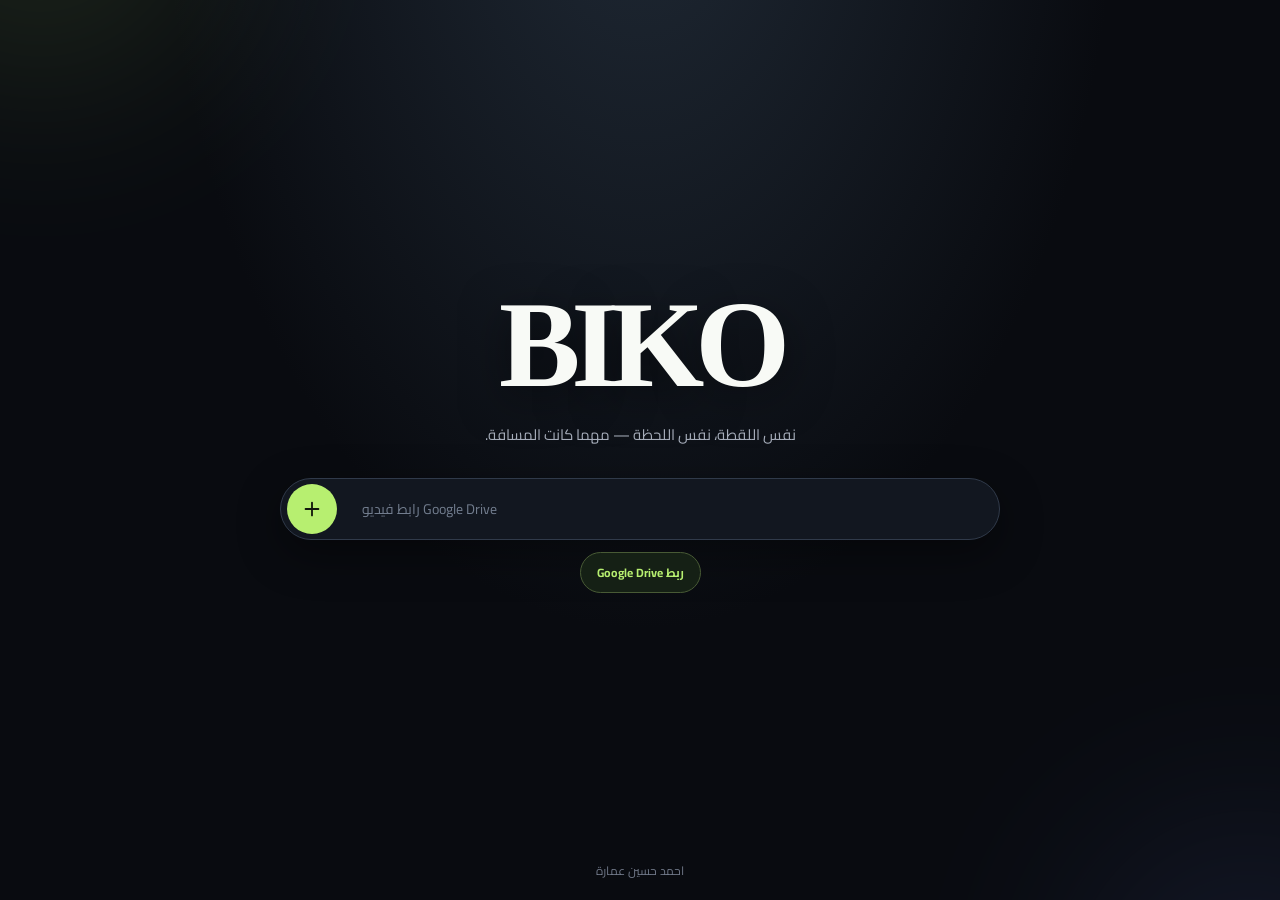
<file: index.html>
<!doctype html>
<html lang="ar" dir="rtl">
<head>
  <meta charset="UTF-8">
  <meta name="viewport" content="width=device-width, initial-scale=1, viewport-fit=cover">
  <meta name="theme-color" content="#090b10">
  <meta name="description" content="BIKO — نفس اللقطة، نفس اللحظة — مهما كانت المسافة.">
  <title>BIKO — Watch together</title>
  <link rel="preconnect" href="https://fonts.googleapis.com">
  <link rel="preconnect" href="https://fonts.gstatic.com" crossorigin>
  <link href="https://fonts.googleapis.com/css2?family=Cairo:wght@400;500;600;700;800;900&display=swap" rel="stylesheet">
  <link rel="stylesheet" href="/styles.css">
</head>
<body>
  <main id="home" class="home-page">
    <div class="home-glow home-glow-a"></div>
    <div class="home-glow home-glow-b"></div>
    <div class="home-content">
      <a class="brand brand-home" href="/" aria-label="BIKO home">BIKO</a>
      <p class="tagline">نفس اللقطة، نفس اللحظة — مهما كانت المسافة.</p>

      <form id="create-form" class="url-form">
        <label class="sr-only" for="drive-url">رابط فيديو Google Drive</label>
        <input id="drive-url" type="url" inputmode="url" autocomplete="url"
          placeholder="رابط فيديو Google Drive" required>
        <button id="create-btn" class="create-button" type="submit" aria-label="إنشاء غرفة مشاهدة" title="إنشاء غرفة">
          <svg viewBox="0 0 24 24" aria-hidden="true"><path d="M12 5v14M5 12h14"/></svg>
        </button>
      </form>
      <div class="drive-connect-row">
        <button id="drive-action" class="drive-connect-button" type="button">ربط Google Drive</button>
        <span id="drive-account-status" class="drive-account-status"></span>
      </div>
      <p id="home-error" class="form-error" role="alert"></p>
    </div>
    <footer class="home-footer">احمد حسين عمارة</footer>
  </main>

  <main id="room-page" class="room-page" hidden>
    <header class="room-header">
      <a class="brand brand-small" href="/" aria-label="BIKO home">BIKO</a>
      <div class="room-header-right">
        <div class="room-status-group" aria-label="حالة الغرفة">
          <span id="role-pill" class="role-pill">مشاهد</span>
          <span class="connection-pill"><i id="connection-dot" class="connection-dot"></i><span id="connection-label">جارٍ الاتصال</span></span>
          <span class="members-pill">
            <svg viewBox="0 0 24 24" aria-hidden="true"><path d="M16 21v-2a4 4 0 0 0-4-4H6a4 4 0 0 0-4 4v2M9 11a4 4 0 1 0 0-8 4 4 0 0 0 0 8ZM20 8v6M23 11h-6"/></svg>
            <span id="member-count">1</span><span class="members-label">أعضاء</span>
          </span>
        </div>
        <button id="copy-invite" class="secondary-button copy-invite-button" type="button">
          <svg viewBox="0 0 24 24" aria-hidden="true"><rect x="8" y="8" width="13" height="13" rx="2"/><path d="M16 8V5a2 2 0 0 0-2-2H5a2 2 0 0 0-2 2v9a2 2 0 0 0 2 2h3"/></svg>
          <span>نسخ الدعوة</span>
        </button>
      </div>
    </header>

    <section class="watch-area">
      <div class="player-heading">
        <div class="room-title-wrap">
          <h1 id="room-title">غرفة مشاهدة</h1>
        </div>

      </div>

      <div id="player-stage" class="player-stage">
        <video id="drive-video" playsinline preload="metadata" crossorigin="anonymous"></video>

        <button id="drive-start" class="drive-start" type="button" hidden>اضغط لبدء المشاهدة</button>

        <div id="video-controls" class="video-controls">
          <div class="video-center-controls">
            <button class="player-icon-button skip-button" type="button" data-action="seek-back" aria-label="رجوع 10 ثوان" title="رجوع 10 ثوان">
              <svg viewBox="0 0 24 24" aria-hidden="true"><path d="M18 5v14M5 6l10 6-10 6z"/></svg>
            </button>
            <button id="player-play-button" class="player-icon-button player-main-button" type="button" data-action="toggle" aria-label="تشغيل" title="تشغيل">
              <svg class="play-shape" viewBox="0 0 24 24" aria-hidden="true"><path d="M7 4.8c0-1 1.1-1.6 2-1l11 6.7a1.8 1.8 0 0 1 0 3L9 20.2c-.9.6-2 .0-2-1V4.8Z"/></svg>
              <svg class="pause-shape" viewBox="0 0 24 24" aria-hidden="true"><path d="M7 4h3.5v16H7zM13.5 4H17v16h-3.5z"/></svg>
            </button>
            <button class="player-icon-button skip-button" type="button" data-action="seek-forward" aria-label="تقديم 10 ثوان" title="تقديم 10 ثوان">
              <svg viewBox="0 0 24 24" aria-hidden="true"><path d="M6 5v14M19 6 9 12l10 6z"/></svg>
            </button>
          </div>

          <div class="video-bottom-controls">
            <div class="video-toolbar">
              <button id="player-bottom-play" class="toolbar-icon-button bottom-play-button" type="button" data-action="toggle" aria-label="تشغيل" title="تشغيل">
                <svg class="play-shape" viewBox="0 0 24 24" aria-hidden="true"><path d="M7 4.8c0-1 1.1-1.6 2-1l11 6.7a1.8 1.8 0 0 1 0 3L9 20.2c-.9.6-2 .0-2-1V4.8Z"/></svg>
                <svg class="pause-shape" viewBox="0 0 24 24" aria-hidden="true"><path d="M7 4h3.5v16H7zM13.5 4H17v16h-3.5z"/></svg>
              </button>

              <input id="video-seek" class="video-seek" type="range" min="0" max="1000" step="1" value="0" aria-label="موضع الفيديو">

              <button id="video-time-display" class="video-time-display" type="button" aria-label="تبديل الوقت الحالي والمتبقي" title="اضغط لعرض الوقت المتبقي">
                <span id="video-current-time">0:00</span><span class="time-divider">/</span><span id="video-duration">0:00</span>
              </button>

              <div class="video-volume-group">
                <button id="player-mute-button" class="toolbar-icon-button" type="button" aria-label="إظهار مستوى الصوت" title="مستوى الصوت" aria-expanded="false" aria-controls="volume-popover">
                  <svg class="volume-on" viewBox="0 0 24 24" aria-hidden="true"><path d="M4 9v6h4l5 4V5L8 9H4Z"/><path d="M16 9a5 5 0 0 1 0 6M18.5 6.5a8.5 8.5 0 0 1 0 11"/></svg>
                  <svg class="volume-off" viewBox="0 0 24 24" aria-hidden="true"><path d="M4 9v6h4l5 4V5L8 9H4Z"/><path d="m17 9 5 6m0-6-5 6"/></svg>
                </button>
                <div id="volume-popover" class="volume-popover" hidden>
                  <span id="volume-value" class="volume-value">100%</span>
                  <input id="player-volume" class="player-volume" type="range" min="0" max="1" step="0.01" value="1" aria-label="مستوى الصوت" orient="vertical">
                </div>
              </div>

              <button id="fullscreen-button" class="toolbar-icon-button fullscreen-control" type="button" aria-label="ملء الشاشة" title="ملء الشاشة">
                <svg viewBox="0 0 24 24" aria-hidden="true"><path d="M8 3H5a2 2 0 0 0-2 2v3m13-5h3a2 2 0 0 1 2 2v3M3 16v3a2 2 0 0 0 2 2h3m13-5v3a2 2 0 0 1-2 2h-3"/></svg>
              </button>
            </div>
          </div>
        </div>

        <div id="player-error" class="player-error" hidden></div>
      </div>
    </section>
    <div id="room-toast" class="toast" role="status" aria-live="polite"></div>
  </main>

  <script type="module" src="/app.js"></script>
</body>
</html>
</file>
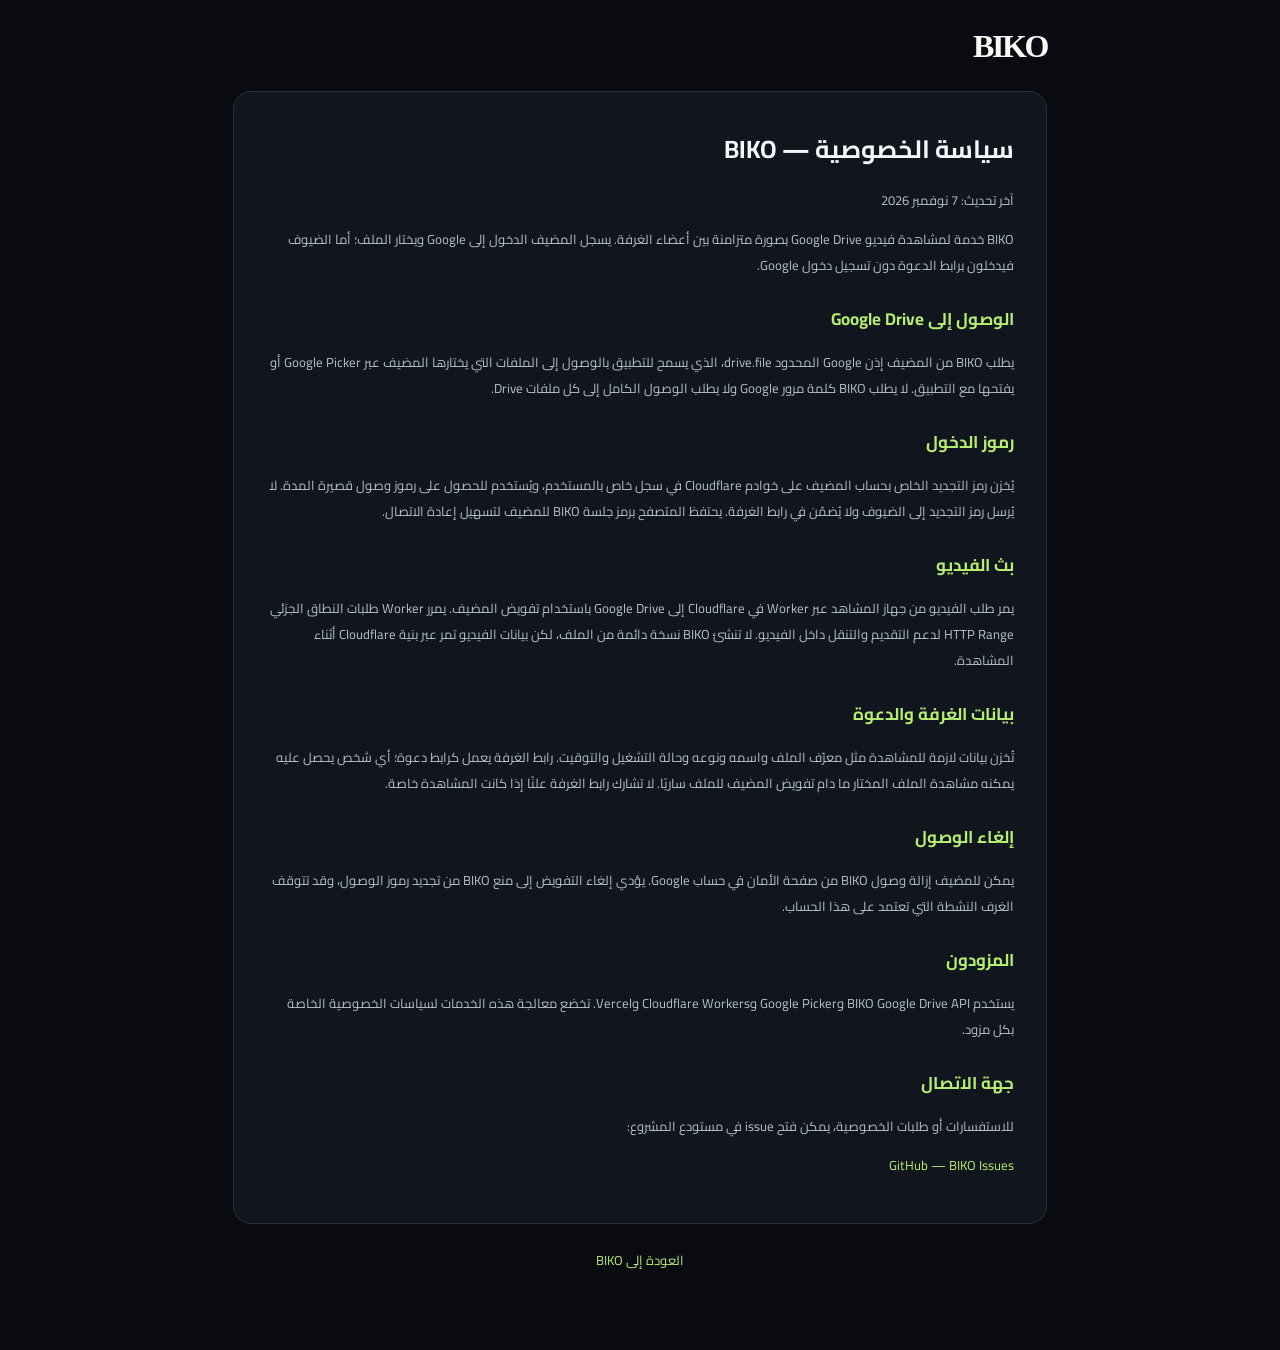
<file: privacy.html>
<!doctype html>
<html lang="ar" dir="rtl">
<head>
<meta charset="UTF-8">
<meta name="viewport" content="width=device-width, initial-scale=1">
<meta name="theme-color" content="#090b10">
<title>سياسة الخصوصية — BIKO</title>
<link rel="preconnect" href="https://fonts.googleapis.com">
<link rel="preconnect" href="https://fonts.gstatic.com" crossorigin>
<link href="https://fonts.googleapis.com/css2?family=Cairo:wght@400;500;600;700;800&display=swap" rel="stylesheet">
<link rel="stylesheet" href="/styles.css">
<style>
.privacy-page{max-width:850px;margin:0 auto;padding:30px 18px 60px}
.privacy-card{margin-top:25px;padding:clamp(18px,4vw,32px);border:1px solid #293140;border-radius:18px;background:#11151d;line-height:2}
.privacy-card h1{font-size:25px;margin:0 0 10px}
.privacy-card h2{font-size:17px;margin:24px 0 5px;color:#b7ef70}
.privacy-card p,.privacy-card li{color:#b7c0cc;font-size:13px}
.privacy-back{color:#b7ef70;font-size:13px}
</style>
</head>
<body>
<main class="privacy-page">
<a href="/" class="brand brand-small">BIKO</a>
<article class="privacy-card">
<h1>سياسة الخصوصية — BIKO</h1>
<p>آخر تحديث: 7 نوفمبر 2026</p>
<p>BIKO خدمة لمشاهدة فيديو Google Drive بصورة متزامنة بين أعضاء الغرفة. يسجل المضيف الدخول إلى Google ويختار الملف؛ أما الضيوف فيدخلون برابط الدعوة دون تسجيل دخول Google.</p>

<h2>الوصول إلى Google Drive</h2>
<p>يطلب BIKO من المضيف إذن Google المحدود <bdi>drive.file</bdi>، الذي يسمح للتطبيق بالوصول إلى الملفات التي يختارها المضيف عبر Google Picker أو يفتحها مع التطبيق. لا يطلب BIKO كلمة مرور Google ولا يطلب الوصول الكامل إلى كل ملفات Drive.</p>

<h2>رموز الدخول</h2>
<p>يُخزن رمز التجديد الخاص بحساب المضيف على خوادم Cloudflare في سجل خاص بالمستخدم، ويُستخدم للحصول على رموز وصول قصيرة المدة. لا يُرسل رمز التجديد إلى الضيوف ولا يُضمّن في رابط الغرفة. يحتفظ المتصفح برمز جلسة BIKO للمضيف لتسهيل إعادة الاتصال.</p>

<h2>بث الفيديو</h2>
<p>يمر طلب الفيديو من جهاز المشاهد عبر Worker في Cloudflare إلى Google Drive باستخدام تفويض المضيف. يمرر Worker طلبات النطاق الجزئي <bdi>HTTP Range</bdi> لدعم التقديم والتنقل داخل الفيديو. لا تنشئ BIKO نسخة دائمة من الملف، لكن بيانات الفيديو تمر عبر بنية Cloudflare أثناء المشاهدة.</p>

<h2>بيانات الغرفة والدعوة</h2>
<p>تُخزن بيانات لازمة للمشاهدة مثل معرّف الملف واسمه ونوعه وحالة التشغيل والتوقيت. رابط الغرفة يعمل كرابط دعوة؛ أي شخص يحصل عليه يمكنه مشاهدة الملف المختار ما دام تفويض المضيف للملف ساريًا. لا تشارك رابط الغرفة علنًا إذا كانت المشاهدة خاصة.</p>

<h2>إلغاء الوصول</h2>
<p>يمكن للمضيف إزالة وصول BIKO من صفحة الأمان في حساب Google. يؤدي إلغاء التفويض إلى منع BIKO من تجديد رموز الوصول، وقد تتوقف الغرف النشطة التي تعتمد على هذا الحساب.</p>

<h2>المزودون</h2>
<p>يستخدم BIKO Google Drive API وGoogle Picker وCloudflare Workers وVercel. تخضع معالجة هذه الخدمات لسياسات الخصوصية الخاصة بكل مزود.</p>

<h2>جهة الاتصال</h2>
<p>للاستفسارات أو طلبات الخصوصية، يمكن فتح issue في مستودع المشروع:</p>
<p><a class="privacy-back" href="https://github.com/a7med7uss/BIKO/issues">GitHub — BIKO Issues</a></p>
</article>
<p style="text-align:center;margin-top:20px"><a class="privacy-back" href="/">العودة إلى BIKO</a></p>
</main>
</body>
</html>
</file>
<file: styles.css>
:root {
  color-scheme: dark;
  --bg: #090b10;
  --surface: #11151d;
  --surface-2: #171d27;
  --line: #293140;
  --text: #f4f6f8;
  --muted: #969eac;
  --green: #b7ef70;
  --green-dark: #18230e;
  --danger: #ff8c97;
  font-family: "Cairo", system-ui, sans-serif;
}
* { box-sizing: border-box; }
html, body { margin: 0; min-height: 100%; background: var(--bg); color: var(--text); }
body { min-height: 100vh; min-height: 100dvh; }
button, input { font: inherit; }
button { cursor: pointer; }
a { color: inherit; text-decoration: none; }
[hidden] { display: none !important; }
.sr-only { position: absolute; width: 1px; height: 1px; padding: 0; margin: -1px; overflow: hidden; clip: rect(0,0,0,0); white-space: nowrap; border: 0; }

.home-page {
  min-height: 100vh;
  min-height: 100dvh;
  display: flex;
  justify-content: center;
  align-items: center;
  padding: 50px 18px 70px;
  overflow: hidden;
  position: relative;
  isolation: isolate;
  background: radial-gradient(ellipse at 50% -20%, #202a36 0%, transparent 53%), #090b10;
}
.home-glow { position: absolute; z-index: -1; width: 340px; height: 340px; border-radius: 50%; filter: blur(105px); opacity: .12; pointer-events: none; }
.home-glow-a { background: #b7ef70; top: -260px; left: -130px; }
.home-glow-b { background: #667ddd; bottom: -260px; right: -140px; }
.home-content { width: min(100%, 720px); text-align: center; }
.brand { display: inline-block; direction: ltr; font-family: Georgia, serif; font-weight: 900; letter-spacing: -.075em; color: #f8faf6; }
.brand-home { font-size: clamp(78px, 15vw, 122px); line-height: .95; text-shadow: 0 10px 45px #0008; }
.tagline { color: #a6adba; font-size: 15px; line-height: 1.9; margin: 18px 0 28px; }
.url-form { height: 62px; display: flex; align-items: center; gap: 8px; padding: 5px 6px; background: #121720; border: 1px solid #303a4a; border-radius: 999px; box-shadow: 0 14px 44px #0006; transition: border-color .18s, box-shadow .18s; }
.url-form:focus-within { border-color: #789c4a; box-shadow: 0 0 0 3px #b7ef7014, 0 14px 44px #0006; }
.url-form input { width: 100%; min-width: 0; padding: 8px 17px; outline: none; border: 0; background: transparent; color: #f4f6f8; direction: ltr; text-align: left; font-size: 14px; }
.url-form input::placeholder { color: #727d8e; }
.create-button { flex: 0 0 50px; width: 50px; height: 50px; border: 0; border-radius: 50%; display: grid; place-items: center; color: #12170d; background: var(--green); transition: transform .15s, background .15s; }
.create-button:hover { transform: translateY(-1px); background: #d3ff9b; }
.create-button:disabled { opacity: .5; cursor: wait; transform: none; }
.create-button svg { width: 22px; height: 22px; fill: none; stroke: currentColor; stroke-width: 2; stroke-linecap: round; }
.form-error { min-height: 20px; margin: 8px 2px 0; color: var(--danger); font-size: 12px; text-align: right; }
.browse-toggle { display: inline-flex; align-items: center; justify-content: center; gap: 10px; margin-top: 5px; padding: 11px 15px; border: 1px solid #303a4b; border-radius: 999px; background: #141a24; color: #e7eaf0; font-size: 13px; font-weight: 700; transition: border-color .15s, background .15s; }
.browse-toggle:hover, .browse-toggle[aria-expanded="true"] { border-color: #708d4a; background: #192218; }
.browse-icon { width: 20px; height: 20px; display: grid; place-items: center; color: var(--green); }
.browse-icon svg { width: 19px; height: 19px; fill: none; stroke: currentColor; stroke-width: 1.8; stroke-linecap: round; }
.chevron { width: 15px; height: 15px; fill: none; stroke: #aeb6c4; stroke-width: 1.7; transition: transform .2s; }
.browse-toggle[aria-expanded="true"] .chevron { transform: rotate(180deg); }
.browse-panel { margin-top: 17px; padding: 12px; border: 1px solid #293343; border-radius: 18px; background: #111721; text-align: right; box-shadow: 0 20px 65px #0007; }
.browse-toolbar { display: flex; align-items: center; justify-content: space-between; gap: 14px; padding: 3px 3px 11px; }
.browse-toolbar div { display: flex; flex-direction: column; gap: 2px; }
.browse-toolbar strong { font-size: 13px; }
.browse-toolbar span { color: var(--muted); font-size: 11px; }
.open-cinema { flex: 0 0 auto; color: var(--green); font-size: 11px; font-weight: 700; }
.browser-frame-wrap { height: min(68vh, 650px); min-height: 360px; overflow: hidden; border: 1px solid #303949; border-radius: 12px; background: #080a0f; }
.browser-frame-wrap iframe { width: 100%; height: 100%; display: block; border: 0; background: #080a0f; }
.browse-help { margin: 10px 3px 0; color: #aab2c0; font-size: 11px; line-height: 1.9; }
.browse-help bdi { color: var(--green); direction: ltr; unicode-bidi: isolate; }
.home-note { margin: 20px 0 0; color: #777f8d; font-size: 11px; line-height: 1.9; }
.home-footer { position: absolute; bottom: 18px; left: 15px; right: 15px; color: #717989; font-size: 12px; text-align: center; }

.room-page { min-height: 100vh; min-height: 100dvh; max-width: 1740px; margin: 0 auto; padding: 14px clamp(10px, 2.4vw, 34px) 26px; }
.room-header { min-height: 54px; display: flex; align-items: center; justify-content: space-between; gap: 12px; border-bottom: 1px solid #202837; padding-bottom: 13px; }
.brand-small { font-size: 32px; line-height: 1; }
.room-header-right { display: flex; align-items: center; justify-content: flex-end; flex-wrap: wrap; gap: 8px; }
.role-pill, .connection-pill, .members-pill { display: inline-flex; align-items: center; gap: 7px; padding: 8px 11px; border: 1px solid #2c3544; border-radius: 999px; background: #141a23; color: #c6cdd8; font-size: 11px; white-space: nowrap; }
.role-pill.host { border-color: #526a39; color: var(--green); background: #172015; }
.connection-dot { width: 7px; height: 7px; border-radius: 50%; background: #d0aa55; }
.connection-dot.online { background: #90dd5e; box-shadow: 0 0 10px #90dd5e80; }
.connection-dot.offline { background: #ef717d; box-shadow: 0 0 10px #ef717d80; }
.members-pill span { color: var(--green); font-weight: 800; }
.secondary-button, .home-link { border: 1px solid #30394a; background: #171d28; color: #e7eaf0; padding: 8px 12px; border-radius: 999px; font-size: 11px; }
.secondary-button:hover, .home-link:hover { border-color: #718a4e; }
.home-link { color: #aeb6c4; }
.watch-area { padding-top: 17px; }
.player-heading { display: flex; align-items: center; justify-content: space-between; gap: 12px; margin: 0 0 13px; }
.player-heading h1 { margin: 0; font-size: 17px; font-weight: 700; }
.player-heading p { margin: 2px 0 0; color: var(--muted); font-size: 11px; }
.icon-button { width: 39px; height: 39px; display: grid; place-items: center; border: 1px solid #30394a; border-radius: 12px; color: #e4e8ef; background: #161c26; }
.icon-button:hover { border-color: #718a4e; }
.icon-button svg { width: 19px; height: 19px; fill: none; stroke: currentColor; stroke-width: 1.7; stroke-linecap: round; stroke-linejoin: round; }
.player-stage { position: relative; width: 100%; aspect-ratio: 16/9; max-height: calc(100dvh - 155px); min-height: 260px; overflow: hidden; border: 1px solid #293342; border-radius: 17px; background: #030405; box-shadow: 0 22px 60px #0008; }
.player-stage iframe { display: block; width: 100%; height: 100%; border: 0; background: #030405; }
.player-error { position: absolute; inset: auto 12px 12px; padding: 11px 14px; border: 1px solid #713b43; border-radius: 11px; background: #2b151aee; color: #ffdce0; font-size: 12px; line-height: 1.7; }
.toast { position: fixed; z-index: 50; bottom: 24px; left: 50%; max-width: calc(100vw - 30px); padding: 11px 15px; border: 1px solid #394354; border-radius: 12px; background: #202734; color: #f4f6f8; font-size: 12px; text-align: center; opacity: 0; pointer-events: none; transform: translate(-50%, 12px); transition: opacity .18s, transform .18s; }
.toast.visible { opacity: 1; transform: translate(-50%, 0); }

@media (max-width: 760px) {
  .room-page { padding: 9px 9px 22px; }
  .room-header { align-items: flex-start; }
  .room-header-right { gap: 6px; }
  .role-pill, .connection-pill, .members-pill, .secondary-button, .home-link { padding: 7px 9px; font-size: 10px; }
  .player-stage { min-height: 0; max-height: none; border-radius: 13px; }
  .player-heading h1 { font-size: 15px; }
  .sync-bar { align-items: flex-start; }
}
@media (max-width: 470px) {
  .home-page { padding-inline: 12px; }
  .tagline { font-size: 13px; margin: 13px 0 23px; }
  .url-form { height: 57px; }
  .create-button { flex-basis: 46px; width: 46px; height: 46px; }
  .url-form input { padding-inline: 11px; font-size: 12px; }
  .browse-toolbar { align-items: flex-start; }
  .browse-toolbar span { max-width: 210px; }
  .browser-frame-wrap { min-height: 300px; height: 65vh; }
  .brand-small { font-size: 26px; }
  .room-header { gap: 6px; }
  .room-header-right { max-width: 82%; }
  .player-stage { border-radius: 10px; }
  .player-heading { margin-bottom: 9px; }
  .playback-status { width: 100%; }
}
@media (orientation: landscape) and (max-height: 560px) {
  .room-page { padding-top: 6px; }
  .room-header { padding-bottom: 7px; min-height: 40px; }
  .player-stage { aspect-ratio: 16/9; max-height: calc(100dvh - 115px); }
}
@media (prefers-reduced-motion: reduce) { *, *::before, *::after { transition: none !important; } }
.spinner { width: 18px; height: 18px; border: 2px solid #223019; border-top-color: #10150b; border-radius: 50%; animation: biko-spin .8s linear infinite; }
@keyframes biko-spin { to { transform: rotate(360deg); } }


.browse-open-card { display:flex;align-items:center;gap:13px;padding:18px;border:1px solid #303949;border-radius:14px;background:#0d121a;text-align:right; }
.browse-open-icon { flex:0 0 42px;width:42px;height:42px;display:grid;place-items:center;border-radius:12px;background:#26331c;color:var(--green);font-size:23px;font-weight:800; }
.browse-open-card div:nth-child(2) { flex:1;min-width:0; }
.browse-open-card strong { display:block;font-size:13px; }
.browse-open-card p { margin:4px 0 0;color:#9aa4b3;font-size:11px;line-height:1.8; }
.primary-link { flex:0 0 auto;padding:9px 14px;border-radius:10px;background:var(--green);color:#11180b;font-size:11px;font-weight:800; }
.drive-actions { display:flex;align-items:center;justify-content:center;gap:9px;flex-wrap:wrap;margin-top:15px; }
.drive-button,.drive-settings-button,.save-settings-button { display:inline-flex;align-items:center;justify-content:center;gap:9px;min-height:43px;padding:9px 15px;border:1px solid #4d6039;border-radius:12px;background:#172116;color:var(--green);font-size:12px;font-weight:800; }
.drive-button svg { width:19px;height:19px;fill:none;stroke:currentColor;stroke-width:1.7;stroke-linejoin:round; }
.drive-button:hover,.drive-settings-button:hover { background:#1c2b18; }
.drive-button:disabled { opacity:.55;cursor:wait; }
.drive-settings-button { border-color:#30394a;background:#171d28;color:#c3cbd7;font-weight:600; }
.share-consent { display:flex;align-items:flex-start;justify-content:center;gap:8px;margin:13px auto 0;color:#aab3c1;font-size:11px;line-height:1.8;text-align:right;max-width:590px; }
.share-consent input { margin:5px 0 0;accent-color:var(--green); }
.drive-privacy-note { margin:4px auto 0;color:#777f8d;font-size:10px;line-height:1.7;max-width:590px;text-align:right; }
.drive-settings-panel { margin:15px auto 0;max-width:590px;padding:16px;border:1px solid #303a49;border-radius:15px;background:#111721;text-align:right; }
.settings-heading { display:flex;justify-content:space-between;align-items:center;gap:10px;margin-bottom:12px; }
.settings-heading strong { font-size:13px; }
.settings-heading span { color:var(--muted);font-size:10px; }
.drive-settings-panel>label { display:block;margin:9px 0;color:#cbd2dc;font-size:11px; }
.drive-settings-panel>label input { display:block;width:100%;margin-top:5px;padding:10px 11px;border:1px solid #303949;border-radius:9px;background:#090e15;color:#f5f7fa;direction:ltr;text-align:left;font:12px ui-monospace,monospace; }
.settings-help { margin:12px 0;color:#929dad;font-size:10px;line-height:1.9; }
.settings-help bdi { display:inline-block;direction:ltr;color:var(--green); }
.settings-help a { display:inline-block;margin:5px 0 0 10px;color:var(--green);text-decoration:underline; }
.save-settings-button { min-height:38px;border:0;background:var(--green);color:#11180b; }
.drive-config-status { min-height:17px;margin:8px 0 0;color:#aebd9b;font-size:10px; }
.player-stage video { display:block;width:100%;height:100%;background:#000;object-fit:contain; }
.drive-start { position:absolute;z-index:4;top:50%;left:50%;transform:translate(-50%,-50%);padding:13px 18px;border:0;border-radius:12px;background:var(--green);color:#11180b;font-size:13px;font-weight:800;box-shadow:0 10px 40px #0007;white-space:nowrap; }
.player-stage iframe[hidden],.player-stage video[hidden] { display:none; }
@media(max-width:550px) {
  .browse-open-card { flex-wrap:wrap; }
  .primary-link { margin-right:55px; }
  .drive-actions { flex-direction:column; }
  .drive-button,.drive-settings-button { width:100%; }
  .settings-heading { align-items:flex-start;flex-direction:column;gap:0; }
}


.drive-connect-row{display:flex;align-items:center;justify-content:center;gap:10px;min-height:38px;margin-top:12px}
.drive-connect-button{padding:8px 16px;border:1px solid #485a35;border-radius:999px;background:#152015;color:#b7ef70;font:700 12px "Cairo",sans-serif;transition:background .15s,border-color .15s}
.drive-connect-button:hover{background:#1d2b18;border-color:#789c4a}
.drive-connect-button.connected{background:#19271a;border-color:#638546;color:#d3ff9b}
.drive-connect-button:disabled{opacity:.55;cursor:wait}
.drive-account-status{color:#818b99;font-size:10px;max-width:55%;overflow:hidden;text-overflow:ellipsis;white-space:nowrap}
.form-error:empty{display:none}
.drive-connect-row:has(.drive-account-status:empty){gap:0}
@media(max-width:520px){.drive-connect-row{margin-top:10px}.drive-connect-button{padding:7px 13px;font-size:11px}}


/* BIKO in-player controls: the native video element remains the sync engine. */
.player-heading .icon-button{display:none}
.player-stage{isolation:isolate}
.player-stage video{position:absolute;inset:0;width:100%;height:100%;object-fit:contain}
.video-controls{position:absolute;z-index:5;inset:0;display:flex;flex-direction:column;justify-content:flex-end;padding:16px 18px 13px;background:linear-gradient(180deg,transparent 42%,rgba(0,0,0,.18) 58%,rgba(0,0,0,.88) 100%);opacity:1;transition:opacity .18s ease}
.video-center-controls{position:absolute;left:50%;top:46%;transform:translate(-50%,-50%);display:flex;align-items:center;gap:clamp(28px,8vw,90px)}
.player-icon-button{position:relative;display:grid;place-items:center;width:62px;height:62px;border:1px solid rgba(255,255,255,.24);border-radius:50%;background:rgba(15,17,20,.52);color:#fff;backdrop-filter:blur(8px);transition:background .15s,transform .15s,opacity .15s}
.player-icon-button:hover:not(:disabled){background:rgba(255,255,255,.2);transform:scale(1.05)}
.player-icon-button:disabled{opacity:.28;cursor:not-allowed}
.player-main-button{width:84px;height:84px;background:rgba(12,14,18,.62)}
.player-main-button svg{width:32px;height:32px;fill:currentColor;stroke:none}
.player-main-button .pause-shape{display:none}
.player-main-button.is-playing .play-shape{display:none}
.player-main-button.is-playing .pause-shape{display:block}
.skip-button{width:58px;height:58px}
.skip-glyph{font-size:31px;line-height:1;font-family:Arial,sans-serif}
.skip-seconds{position:absolute;font-size:9px;font-weight:800;top:50%;left:50%;transform:translate(-50%,-50%);background:#15191f;border-radius:50%;padding:2px}
.video-bottom-controls{width:100%;margin-top:auto}
.video-progress-row{display:flex;align-items:center;gap:12px;direction:ltr}
.video-time{min-width:43px;color:#fff;font-size:11px;font-variant-numeric:tabular-nums;text-align:center;text-shadow:0 1px 3px #000}
.video-seek,.player-volume{appearance:none;-webkit-appearance:none;height:5px;border:0;border-radius:99px;background:linear-gradient(to right,var(--green) 0%,var(--green) var(--seek-progress,0%),rgba(255,255,255,.38) var(--seek-progress,0%),rgba(255,255,255,.38) 100%);outline:none;cursor:pointer}
.video-seek{flex:1;min-width:40px}
.video-seek::-webkit-slider-thumb,.player-volume::-webkit-slider-thumb{-webkit-appearance:none;width:13px;height:13px;border-radius:50%;background:#fff;box-shadow:0 1px 5px #0008}
.video-seek::-moz-range-thumb,.player-volume::-moz-range-thumb{width:13px;height:13px;border:0;border-radius:50%;background:#fff}
.video-seek:disabled{opacity:.58;cursor:not-allowed}
.video-toolbar{display:flex;align-items:center;gap:16px;margin-top:13px;min-height:34px}
.video-volume-group{display:flex;align-items:center;gap:10px;direction:ltr}
.toolbar-icon-button{width:34px;height:34px;display:grid;place-items:center;border:0;border-radius:9px;background:transparent;color:#f1f3f5;transition:background .15s}
.toolbar-icon-button:hover{background:#ffffff20}
.toolbar-icon-button svg{width:25px;height:25px;fill:none;stroke:currentColor;stroke-width:1.8;stroke-linecap:round;stroke-linejoin:round}
.player-volume{width:90px;--seek-progress:100%}
.player-volume::-webkit-slider-runnable-track{height:5px;border-radius:99px}
.player-mute-button .volume-off{display:none}
#player-mute-button.is-muted .volume-on{display:none}
#player-mute-button.is-muted .volume-off{display:block}
.video-controls-spacer{flex:1}
.video-role-lock{color:#c3c8d0;font-size:10px;opacity:.72}
#drive-start{z-index:7}
.player-stage:fullscreen{width:100vw;height:100vh;max-height:none;aspect-ratio:auto;border:0;border-radius:0}
.player-stage:fullscreen video{width:100%;height:100%}
.player-error{z-index:9}
@media(max-width:700px){
  .video-controls{padding:10px 10px 9px}
  .video-center-controls{gap:clamp(22px,7vw,48px);top:43%}
  .player-icon-button{width:49px;height:49px}
  .player-main-button{width:68px;height:68px}
  .player-main-button svg{width:27px;height:27px}
  .skip-button{width:46px;height:46px}
  .skip-glyph{font-size:25px}
  .video-toolbar{gap:8px;margin-top:9px}
  .player-volume{width:68px}
  .video-time{min-width:36px;font-size:10px}
  .video-progress-row{gap:7px}
}
@media(max-width:420px){
  .player-volume{width:53px}
  .video-role-lock{font-size:9px}
  .video-center-controls{gap:17px}
}
.player-stage .video-controls{opacity:1}


/* Bottom control rail: left-to-right order is play, seek, time, volume, fullscreen. */
.video-bottom-controls{width:100%;margin-top:auto}
.video-toolbar{
  display:flex;align-items:center;gap:clamp(8px,1.2vw,18px);
  direction:ltr;width:100%;min-height:42px;margin:0;
}
.bottom-play-button{flex:0 0 34px}
.bottom-play-button svg{width:22px;height:22px;fill:currentColor;stroke:none}
.bottom-play-button .pause-shape{display:none}
.bottom-play-button.is-playing .play-shape{display:none}
.bottom-play-button.is-playing .pause-shape{display:block}
.video-seek{flex:1 1 auto;min-width:50px;margin:0}
.video-time-display{
  flex:0 0 auto;display:flex;align-items:center;gap:5px;white-space:nowrap;
  padding:5px 3px;border:0;background:transparent;color:#fff;
  font:500 11px/1.2 "Cairo",sans-serif;font-variant-numeric:tabular-nums;
  cursor:pointer;text-shadow:0 1px 3px #000;
}
.video-time-display:hover{color:var(--green)}
.time-divider{color:#a4aab3}
.video-volume-group{position:relative;flex:0 0 34px;display:flex;align-items:center;justify-content:center;direction:ltr}
#player-mute-button .volume-off{display:none}
#player-mute-button.is-muted .volume-on{display:none}
#player-mute-button.is-muted .volume-off{display:block}
.volume-popover{
  position:absolute;z-index:12;bottom:calc(100% + 12px);left:50%;transform:translateX(-50%);
  width:58px;height:150px;padding:9px 6px 7px;border:1px solid #ffffff30;
  border-radius:12px;background:rgba(12,15,20,.94);box-shadow:0 8px 28px #0009;
  display:flex;flex-direction:column;align-items:center;justify-content:space-between;
  backdrop-filter:blur(12px)
}
.volume-popover[hidden]{display:none!important}
.volume-value{color:#fff;font-size:10px;font-variant-numeric:tabular-nums}
.player-volume{
  appearance:none;-webkit-appearance:none;writing-mode:vertical-lr;direction:ltr;
  width:6px;height:86px;margin:4px 0;border:0;border-radius:99px;
  background:linear-gradient(to bottom,var(--green) 0%,var(--green) var(--volume-progress,100%),#59616c var(--volume-progress,100%),#59616c 100%);
  transform:rotate(180deg);
  cursor:pointer;outline:none
}
.player-volume::-webkit-slider-thumb{-webkit-appearance:none;width:13px;height:13px;border:0;border-radius:50%;background:#fff;box-shadow:0 1px 5px #0008}
.player-volume::-moz-range-thumb{width:13px;height:13px;border:0;border-radius:50%;background:#fff}
.volume-min-max{display:flex;flex-direction:column;justify-content:space-between;align-items:center;width:100%;color:#aab2be;font-size:8px;line-height:1}
.fullscreen-control{flex:0 0 34px;margin-left:2px}
.video-controls{
  transform:translateY(0);opacity:1;
  transition:transform .28s ease,opacity .2s ease;
}
.player-stage.controls-idle .video-controls{
  transform:translateY(calc(100% - 2px));opacity:0;pointer-events:none;
}
.player-stage.controls-idle #drive-start{opacity:0;pointer-events:none;transition:opacity .2s}
.player-stage #drive-start{transition:opacity .2s}
.video-center-controls{gap:clamp(30px,7vw,88px)}
.skip-button svg{width:28px;height:28px;fill:currentColor;stroke:none}
.skip-button{display:grid;place-items:center}
.player-main-button svg{width:32px;height:32px}
.player-icon-button:disabled{opacity:.22}
#video-role-lock{display:none!important}
@media(max-width:700px){
 .video-toolbar{gap:7px;min-height:38px}
 .bottom-play-button,.fullscreen-control,.video-volume-group{flex-basis:30px}
 .toolbar-icon-button{width:30px;height:30px}
 .toolbar-icon-button svg{width:22px;height:22px}
 .video-time-display{font-size:10px;gap:3px}
 .volume-popover{height:138px;bottom:calc(100% + 9px)}
 .player-volume{height:78px}
 .video-center-controls{gap:clamp(22px,7vw,48px);top:43%}
 .skip-button{width:46px;height:46px}
 .skip-button svg{width:23px;height:23px}
}
@media(max-width:390px){
 .video-toolbar{gap:4px}
 .video-time-display{font-size:9px}
 .bottom-play-button,.fullscreen-control,.video-volume-group{flex-basis:27px}
}
.player-stage:fullscreen .video-controls{padding:22px 26px 18px}

/* Room header — compact status cluster and a distinct invite action */
.room-header{
  min-height:60px;
  padding:2px 0 13px;
  align-items:center;
  gap:18px;
}
.room-header-right{
  display:flex;
  align-items:center;
  justify-content:flex-start;
  flex-wrap:wrap;
  gap:10px;
  max-width:calc(100% - 100px);
}
.room-status-group{
  display:flex;
  align-items:center;
  gap:7px;
  padding:4px;
  border:1px solid #242d3a;
  border-radius:15px;
  background:rgba(16,21,29,.78);
}
.role-pill,.connection-pill,.members-pill{
  min-height:34px;
  padding:7px 11px;
  border:1px solid transparent;
  background:transparent;
  border-radius:10px;
  font-size:11px;
  gap:7px;
}
.role-pill.host{
  background:#192318;
  border-color:#354a2c;
}
.connection-pill{color:#c0c9d5}
.connection-dot{width:7px;height:7px;flex:0 0 7px}
.members-pill{
  display:inline-flex;
  align-items:center;
  gap:5px;
  color:#c4ccd7;
  font-variant-numeric:tabular-nums;
}
.members-pill svg{
  width:15px;height:15px;fill:none;stroke:currentColor;stroke-width:1.7;
  stroke-linecap:round;stroke-linejoin:round;opacity:.82
}
.members-pill>span:first-of-type{font-weight:800;color:var(--green)}
.members-label{color:#aeb8c6}
.secondary-button.copy-invite-button{
  display:inline-flex;
  align-items:center;
  justify-content:center;
  gap:8px;
  min-height:43px;
  padding:8px 16px;
  border:1px solid #4b6338;
  border-radius:12px;
  background:#182318;
  color:#c7f38d;
  font:700 11px "Cairo",sans-serif;
  white-space:nowrap;
  transition:background .15s,border-color .15s,transform .15s;
}
.copy-invite-button:hover{
  background:#22301e;
  border-color:#83a95b;
  transform:translateY(-1px);
}
.copy-invite-button svg{
  width:16px;height:16px;fill:none;stroke:currentColor;stroke-width:1.7;
  stroke-linecap:round;stroke-linejoin:round
}
.room-title-wrap{min-height:0}
.room-title-wrap h1{margin:0;font-size:17px;font-weight:700}
.room-title-wrap #room-title:empty{display:none}
@media(max-width:760px){
  .room-header{align-items:center;gap:8px;padding-bottom:10px}
  .room-header-right{max-width:calc(100% - 62px);gap:7px}
  .room-status-group{gap:3px;padding:3px;border-radius:12px}
  .role-pill,.connection-pill,.members-pill{min-height:31px;padding:6px 7px;font-size:10px}
  .secondary-button.copy-invite-button{min-height:37px;padding:6px 10px;font-size:10px}
}
@media(max-width:470px){
  .room-header{flex-wrap:wrap;align-items:center;min-height:0}
  .room-header-right{max-width:none;width:100%;justify-content:space-between;gap:7px}
  .room-status-group{flex:1;justify-content:space-around;min-width:0}
  .role-pill,.connection-pill,.members-pill{padding:6px 5px;font-size:9px;gap:5px}
  .members-pill svg{width:13px;height:13px}
  .copy-invite-button{flex:0 0 auto}
}
</file>
